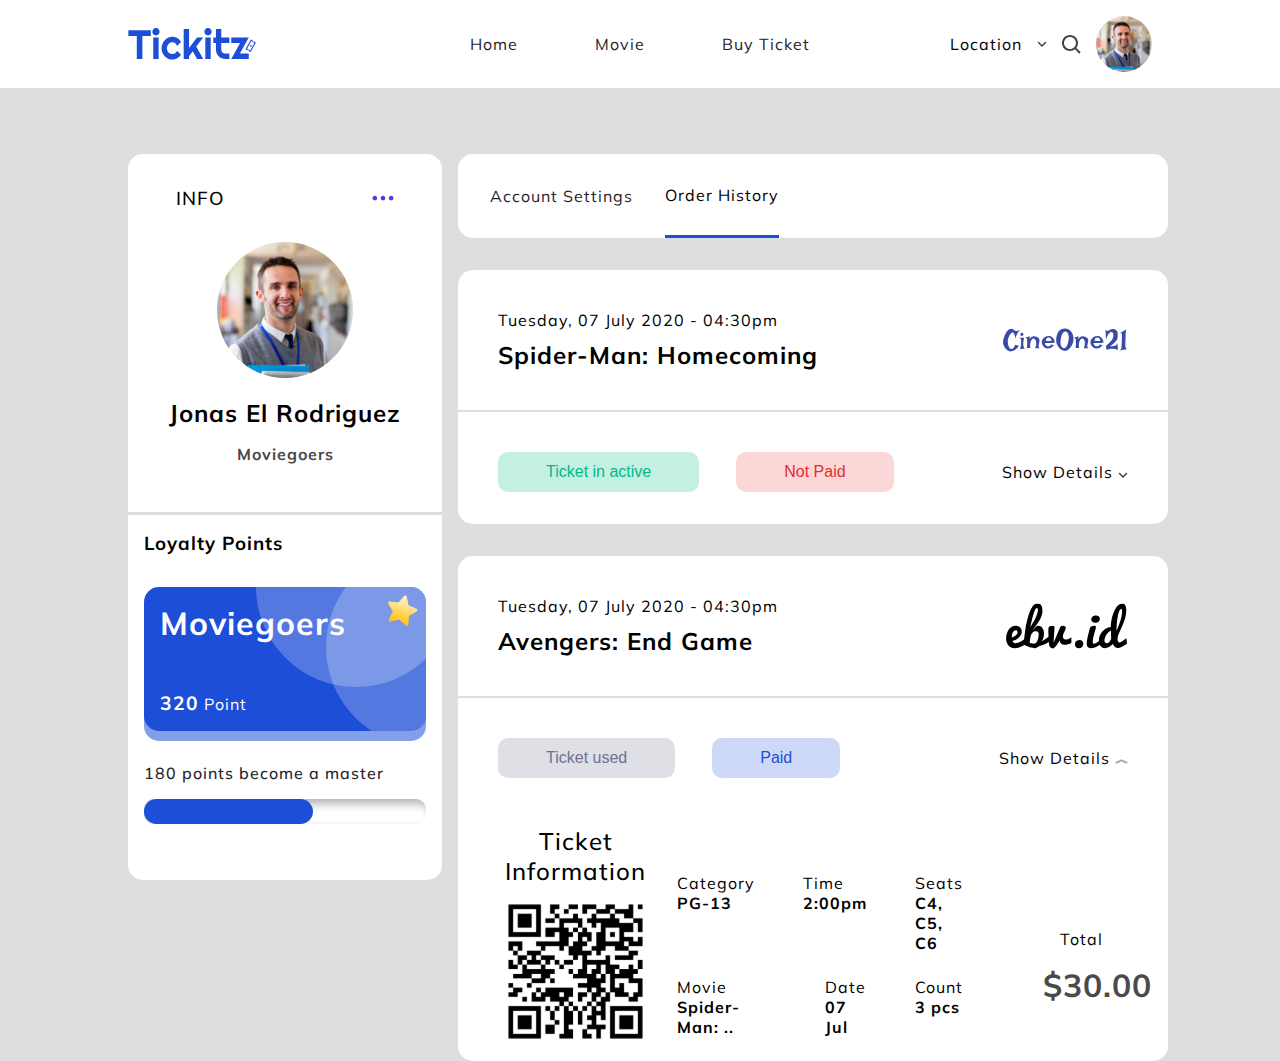
<file: New - Order History Ticket Result.html>
<!DOCTYPE html>
<html lang="en">
  <head>
    <meta charset="UTF-8" />
    <meta name="viewport" content="width=device-width, initial-scale=1.0" />
    <meta name="description" content="Profil Ticket" />
    <title>Profil Ticket</title>
    <!-- font google -->
    <link rel="preconnect" href="https://fonts.googleapis.com" />
    <link rel="preconnect" href="https://fonts.gstatic.com" crossorigin />
    <link href="https://fonts.googleapis.com/css2?family=Mulish:ital,wght@0,200..1000;1,200..1000&display=swap" rel="stylesheet" />
    <!-- link font mulish -->
    <link rel="stylesheet" href="./asset/style/home.css" />
    <link rel="stylesheet" href="./asset/style/profil-page.css" />
    <link rel="stylesheet" href="./asset/style/orderhistory.css" />
    <link rel="stylesheet" href="asset/style/payment-modal.css" />
    <link rel="stylesheet" href="./asset/style/tiket-nodped.css" />
    <link rel="stylesheet" href="./asset/style/new-result.css" />
  </head>
  <body>
    <header>
      <div class="navbar">
        <img src="./asset/img/Tickitz 1 home.svg" alt="Logo tickitz" />
        <nav>
          <a href="">Home</a>
          <a href="">Movie</a>
          <a href="">Buy Ticket</a>
        </nav>
        <div class="profil-nav">
          <p>Location</p>
          <img src="./asset/img/profil-rowdown.svg" alt="row" />
          <img src="./asset/img/seacrh-profil.svg" alt="seacrh-profil" />
          <img src="./asset/img/profil.svg" alt="profil" />
        </div>
      </div>
    </header>
    <section id="profil-page">
      <div class="info-profil">
        <div>
          <h3>INFO</h3>
          <img src="./asset/img/oval3.svg" alt="oval" />
        </div>
        <div class="profil-img">
          <img src="./asset/img/profil.svg" alt="profil" />
          <h2>Jonas El Rodriguez</h2>
          <h4>Moviegoers</h4>
        </div>
        <div class="strats">
          <h3>Loyalty Points</h3>
          <div class="content-start">
            <h1>Moviegoers</h1>
            <p><span>320</span> Point</p>
            <div></div>
            <div></div>
            <img src="./asset/img/start-profil.svg" alt="start" />
          </div>
          <div class="slide-start">
            <h1>180 points become a master</h1>
            <div>
              <div></div>
            </div>
          </div>
        </div>
      </div>
      <div class="profil-account-set">
        <div class="menu-account">
          <div><a href="profil-page.html">Account Settings</a></div>
          <div class="menu-active">Order History</div>
        </div>
        <div class="history-order">
          <div class="history-order-content">
            <div>
              <p>Tuesday, 07 July 2020 - 04:30pm</p>
              <h2>Spider-Man: Homecoming</h2>
            </div>
            <img src="./asset/CineOne21 2.svg" alt="cinema21" />
          </div>
          <div class="btn-history-order">
            <div>
              <button type="button" class="add">Ticket in active</button>
              <button type="button" class="out">Not Paid</button>
            </div>

            <p>Show Details <img src="./asset/img/profil-rowdown.svg" alt="profil-rowdown" /></p>
          </div>
        </div>
        <div class="history-order">
          <div class="history-order-content">
            <div>
              <p>Tuesday, 07 July 2020 - 04:30pm</p>
              <h2>Avengers: End Game</h2>
            </div>
            <img src="./asset/img/ebv.id 2.svg" alt="ebv" />
          </div>
          <div class="btn-history-order">
            <div>
              <button type="button" class="used">Ticket used</button>
              <button type="button" class="paid">Paid</button>
            </div>

            <p>Show Details <img src="./asset/img/Forward.svg" alt="profil-rowdown" /></p>
          </div>
          <div class="qr-new-result">
            <div class="new-qr">
              <h2>Ticket Information</h2>
              <img src="./asset/img/QR Code 2.svg" alt="QR" />
            </div>
            <div class="new-qr-kontent">
              <div class="new-qr-teks">
                <div>
                  <div>
                    <p>Category</p>
                    <h4>PG-13</h4>
                  </div>
                  <div>
                    <p>Time</p>
                    <h4>2:00pm</h4>
                  </div>
                  <div>
                    <p>Seats</p>
                    <h4>C4, C5, C6</h4>
                  </div>
                </div>
                <div>
                  <div>
                    <p>Movie</p>
                    <h4>Spider-Man: ..</h4>
                  </div>
                  <div>
                    <p>Date</p>
                    <h4>07 Jul</h4>
                  </div>
                  <div>
                    <p>Count</p>
                    <h4>3 pcs</h4>
                  </div>
                </div>
              </div>
              <div class="new-total-qr">
                <p>Total</p>
                <h3>$30.00</h3>
              </div>
            </div>
          </div>
        </div>
      </div>
    </section>
  </body>
</html>
</file>
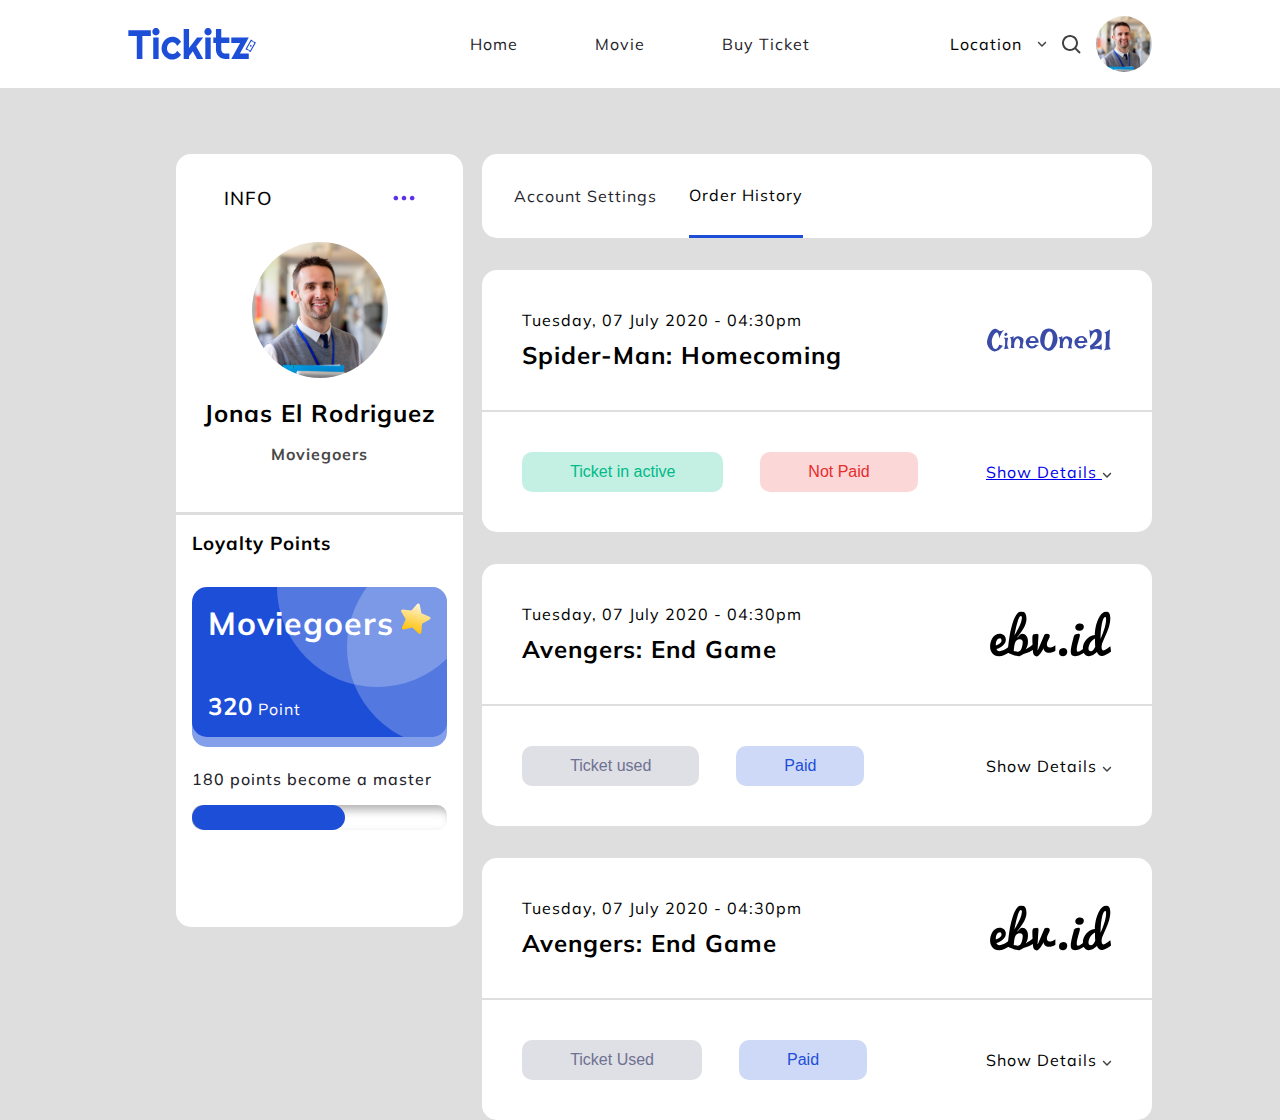
<file: order-history.html>
<!DOCTYPE html>
<html lang="en">
  <head>
    <meta charset="UTF-8" />
    <meta name="viewport" content="width=device-width, initial-scale=1.0" />
    <meta name="description" content="Profil Ticket" />
    <title>Profil Ticket</title>
    <!-- font google -->
    <link rel="preconnect" href="https://fonts.googleapis.com" />
    <link rel="preconnect" href="https://fonts.gstatic.com" crossorigin />
    <link href="https://fonts.googleapis.com/css2?family=Mulish:ital,wght@0,200..1000;1,200..1000&display=swap" rel="stylesheet" />
    <!-- link font mulish -->
    <link rel="stylesheet" href="./asset/style/home.css" />
    <link rel="stylesheet" href="./asset/style/profil-page.css" />
    <link rel="stylesheet" href="./asset/style/orderhistory.css" />
  </head>
  <body>
    <header>
      <div class="navbar">
        <img src="./asset/img/Tickitz 1 home.svg" alt="Logo tickitz" />
        <nav>
          <a href="">Home</a>
          <a href="">Movie</a>
          <a href="">Buy Ticket</a>
        </nav>
        <div class="profil-nav">
          <p>Location</p>
          <img src="./asset/img/profil-rowdown.svg" alt="row" />
          <img src="./asset/img/seacrh-profil.svg" alt="seacrh-profil" />
          <img src="./asset/img/profil.svg" alt="profil" />
        </div>
      </div>
    </header>
    <section id="profil-page">
      <div class="info-profil">
        <div>
          <h3>INFO</h3>
          <img src="./asset/img/oval3.svg" alt="oval" />
        </div>
        <div class="profil-img">
          <img src="./asset/img/profil.svg" alt="profil" />
          <h2>Jonas El Rodriguez</h2>
          <h4>Moviegoers</h4>
        </div>
        <div class="strats">
          <h3>Loyalty Points</h3>
          <div class="content-start">
            <h1>Moviegoers</h1>
            <p><span>320</span> Point</p>
            <div></div>
            <div></div>
            <img src="./asset/img/start-profil.svg" alt="start" />
          </div>
          <div class="slide-start">
            <h1>180 points become a master</h1>
            <div>
              <div></div>
            </div>
          </div>
        </div>
      </div>
      <div class="profil-account-set">
        <div class="menu-account">
          <div><a href="profil-page.html">Account Settings</a></div>
          <div class="menu-active">Order History</div>
        </div>
        <div class="history-order">
          <div class="history-order-content">
            <div>
              <p>Tuesday, 07 July 2020 - 04:30pm</p>
              <h2>Spider-Man: Homecoming</h2>
            </div>
            <img src="./asset/CineOne21 2.svg" alt="cinema21" />
          </div>
          <div class="btn-history-order">
            <div>
              <button type="button" class="add">Ticket in active</button>
              <button type="button" class="out">Not Paid</button>
            </div>

            <a href="tiket-notpad.html"
              ><p>Show Details <img src="./asset/img/profil-rowdown.svg" alt="profil-rowdown" /></p
            ></a>
          </div>
        </div>
        <div class="history-order">
          <div class="history-order-content">
            <div>
              <p>Tuesday, 07 July 2020 - 04:30pm</p>
              <h2>Avengers: End Game</h2>
            </div>
            <img src="./asset/img/ebv.id 2.svg" alt="ebv" />
          </div>
          <div class="btn-history-order">
            <div>
              <button type="button" class="used">Ticket used</button>
              <button type="button" class="paid">Paid</button>
            </div>

            <p>Show Details <img src="./asset/img/profil-rowdown.svg" alt="profil-rowdown" /></p>
          </div>
        </div>
        <div class="history-order">
          <div class="history-order-content">
            <div>
              <p>Tuesday, 07 July 2020 - 04:30pm</p>
              <h2>Avengers: End Game</h2>
            </div>
            <img src="./asset/img/ebv.id 2.svg" alt="cinema21" />
          </div>
          <div class="btn-history-order">
            <div>
              <button type="button" class="used">Ticket Used</button>
              <button type="button" class="paid">Paid</button>
            </div>

            <p>Show Details <img src="./asset/img/profil-rowdown.svg" alt="profil-rowdown" /></p>
          </div>
        </div>
      </div>
    </section>
  </body>
</html>
</file>
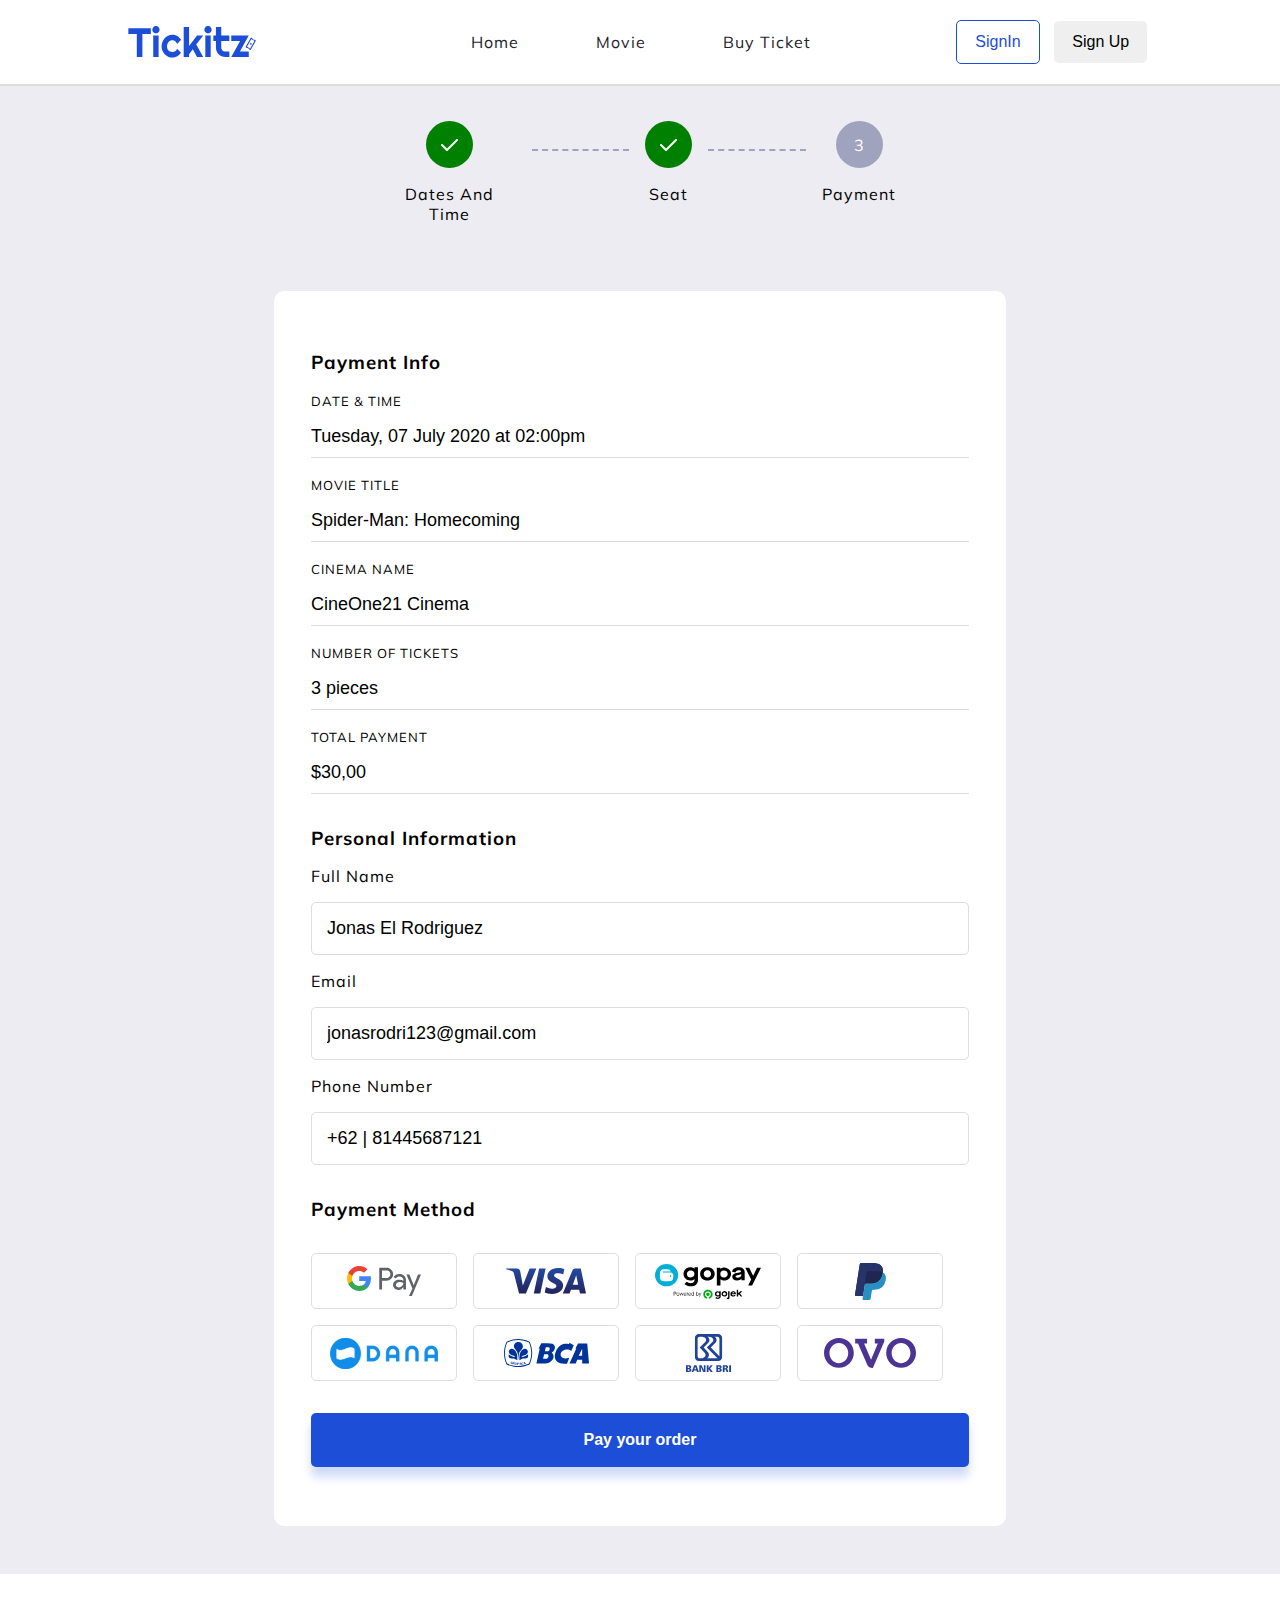
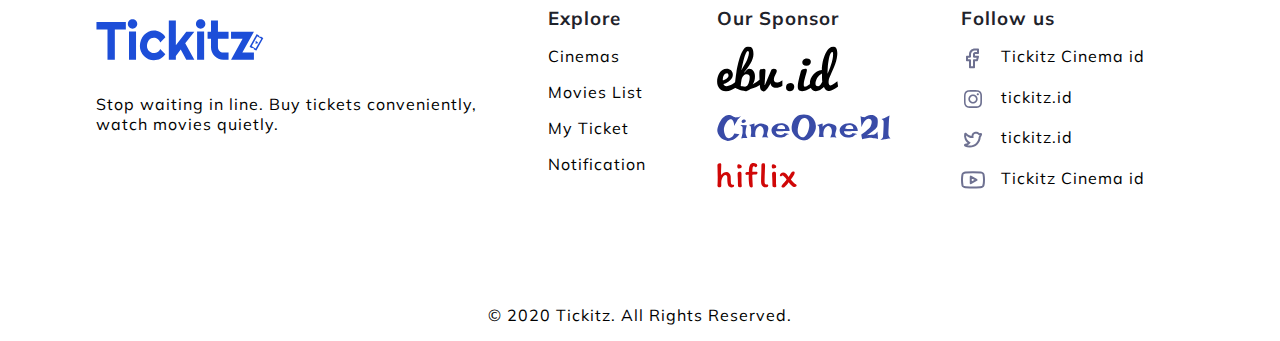
<file: paymaent-info.html>
<!DOCTYPE html>
<html lang="en">
  <head>
    <meta charset="UTF-8" />
    <meta name="viewport" content="width=device-width, initial-scale=1.0" />
    <meta name="description" content="Payment-info" />
    <title>ticket Payment info</title>
    <link rel="preconnect" href="https://fonts.googleapis.com" />
    <link rel="preconnect" href="https://fonts.gstatic.com" crossorigin />
    <link href="https://fonts.googleapis.com/css2?family=Mulish:ital,wght@0,200..1000;1,200..1000&display=swap" rel="stylesheet" />

    <!-- link font mulish -->
    <link rel="stylesheet" href="./asset/style/home.css" />

    <link rel="stylesheet" href="./asset/style/payment-info.css" />
  </head>
  <body>
    <header>
      <div class="navbar">
        <img src="./asset/img/Tickitz 1 home.svg" alt="Logo tickitz" />
        <nav>
          <a href="">Home</a>
          <a href="">Movie</a>
          <a href="">Buy Ticket</a>
        </nav>
        <div class="btn-login">
          <button type="button">SignIn</button>
          <button type="button">Sign Up</button>
        </div>
      </div>
    </header>
    <main>
      <div class="step-login">
        <div class="fill-form">
          <div><img src="./asset/check-list.svg" alt="check-list" /></div>
          <p>Dates And Time</p>
        </div>
        <div></div>
        <div class="activate">
          <div><img src="./asset/check-list.svg" alt="check list" /></div>
          <p>Seat</p>
        </div>
        <div></div>
        <div class="done">
          <div>3</div>
          <p>Payment</p>
        </div>
      </div>
      <section id="payment-info">
        <div class="payment-info-content">
          <div><h3>Payment Info</h3></div>
          <div><label for="date-times">DATE & TIME</label></div>
          <div><input type="text" name="date-times" id="date-times" value="Tuesday, 07 July 2020 at 02:00pm" /></div>
          <div><label for="movie-title">MOVIE TITLE</label></div>
          <div><input type="text" name="movie-title" id="movie-title" value="Spider-Man: Homecoming" /></div>
          <div><label for="cinema-name">CINEMA NAME</label></div>
          <div><input type="text" name="cinema-name" id="cinema-name" value="CineOne21 Cinema" /></div>
          <div><label for="number-tiket">NUMBER OF TICKETS</label></div>
          <div><input type="text" name="number-tiket" id="number-tiket" value="3 pieces" /></div>
          <div><label for="total-payment">TOTAL PAYMENT</label></div>
          <div><input type="text" name="total-payment" id="total-payment" value="$30,00" /></div>
        </div>
        <div class="personal-payment">
          <div><h3>Personal Information</h3></div>
          <div><label for="full-name">Full Name</label></div>
          <div><input type="text" name="full-name" id="full-name" value="Jonas El Rodriguez" /></div>
          <div><label for="email">Email</label></div>
          <div><input type="text" name="email" id="email" value="jonasrodri123@gmail.com" /></div>
          <div><label for="phone">Phone Number</label></div>
          <div><input type="text" name="phone" id="phone" value="+62 | 81445687121" /></div>
        </div>
        <div class="payment-method">
          <div><h3>Payment Method</h3></div>
          <div class="choose-method">
            <div><img src="./asset/img/logos_google-pay.svg" alt="logos_google-pay" /></div>
            <div><img src="./asset/img/logos_visa.svg" alt="logos_visa" /></div>
            <div><img src="./asset/img/Logo GoPay (SVG-240p) - FileVector69 1.svg" alt="GoPay" /></div>
            <div><img src="./asset/img/logos_paypal.svg" alt="logos_paypal" /></div>
            <div><img src="./asset/img/Logo DANA (PNG-240p) - FileVector69 1.svg" alt="DANA" /></div>
            <div><img src="./asset/img/Bank BCA Logo (SVG-240p) - FileVector69 1.svg" alt="Bank-BCA" /></div>
            <div><img src="./asset/img/Bank BRI (Bank Rakyat Indonesia) Logo (SVG-240p) - FileVector69 1.svg" alt="Bank-BRI" /></div>
            <div><img src="./asset/img/ovo.svg" alt="ovo" /></div>
          </div>
        </div>
        <a href="payment-modal.html"><button type="submit" class="btn-payment">Pay your order</button></a>
      </section>
    </main>
    <footer>
      <div class="logo-footer">
        <img src="./asset/img/Tickitz 1 home.svg" alt="logo-Tickitz" width="170px" />
        <p>
          Stop waiting in line. Buy tickets conveniently,<br />
          watch movies quietly.
        </p>
      </div>
      <div class="explore">
        <h3>Explore</h3>
        <p>Cinemas</p>
        <p>Movies List</p>
        <p>My Ticket</p>
        <p>Notification</p>
      </div>
      <div class="sponsor">
        <h3>Our Sponsor</h3>
        <div>
          <img src="./asset/img/ebv.id 2.svg" alt="ebv-logo" />
        </div>
        <div>
          <img src="./asset/img/CineOne21 2.svg" alt="CineOne" />
        </div>
        <div>
          <img src="./asset/img/hiflix 2.svg" alt="hiflix" />
        </div>
      </div>
      <div class="follow-us">
        <h3>Follow us</h3>
        <div><img src="./asset/img/eva_facebook-outline.svg" alt="eva_facebook-outline" /> Tickitz Cinema id</div>
        <div><img src="./asset/img/bx_bxl-instagram.svg" alt="bx_bxl-instagram" /> tickitz.id</div>
        <div><img src="./asset/img/eva_twitter-outline.svg" alt="twiter" /> tickitz.id</div>
        <div><img src="./asset/img/feather_youtube.svg" alt="youtube" /> Tickitz Cinema id</div>
      </div>
      <p class="copy-rigt">© 2020 Tickitz. All Rights Reserved.</p>
    </footer>
  </body>
</html>
</file>
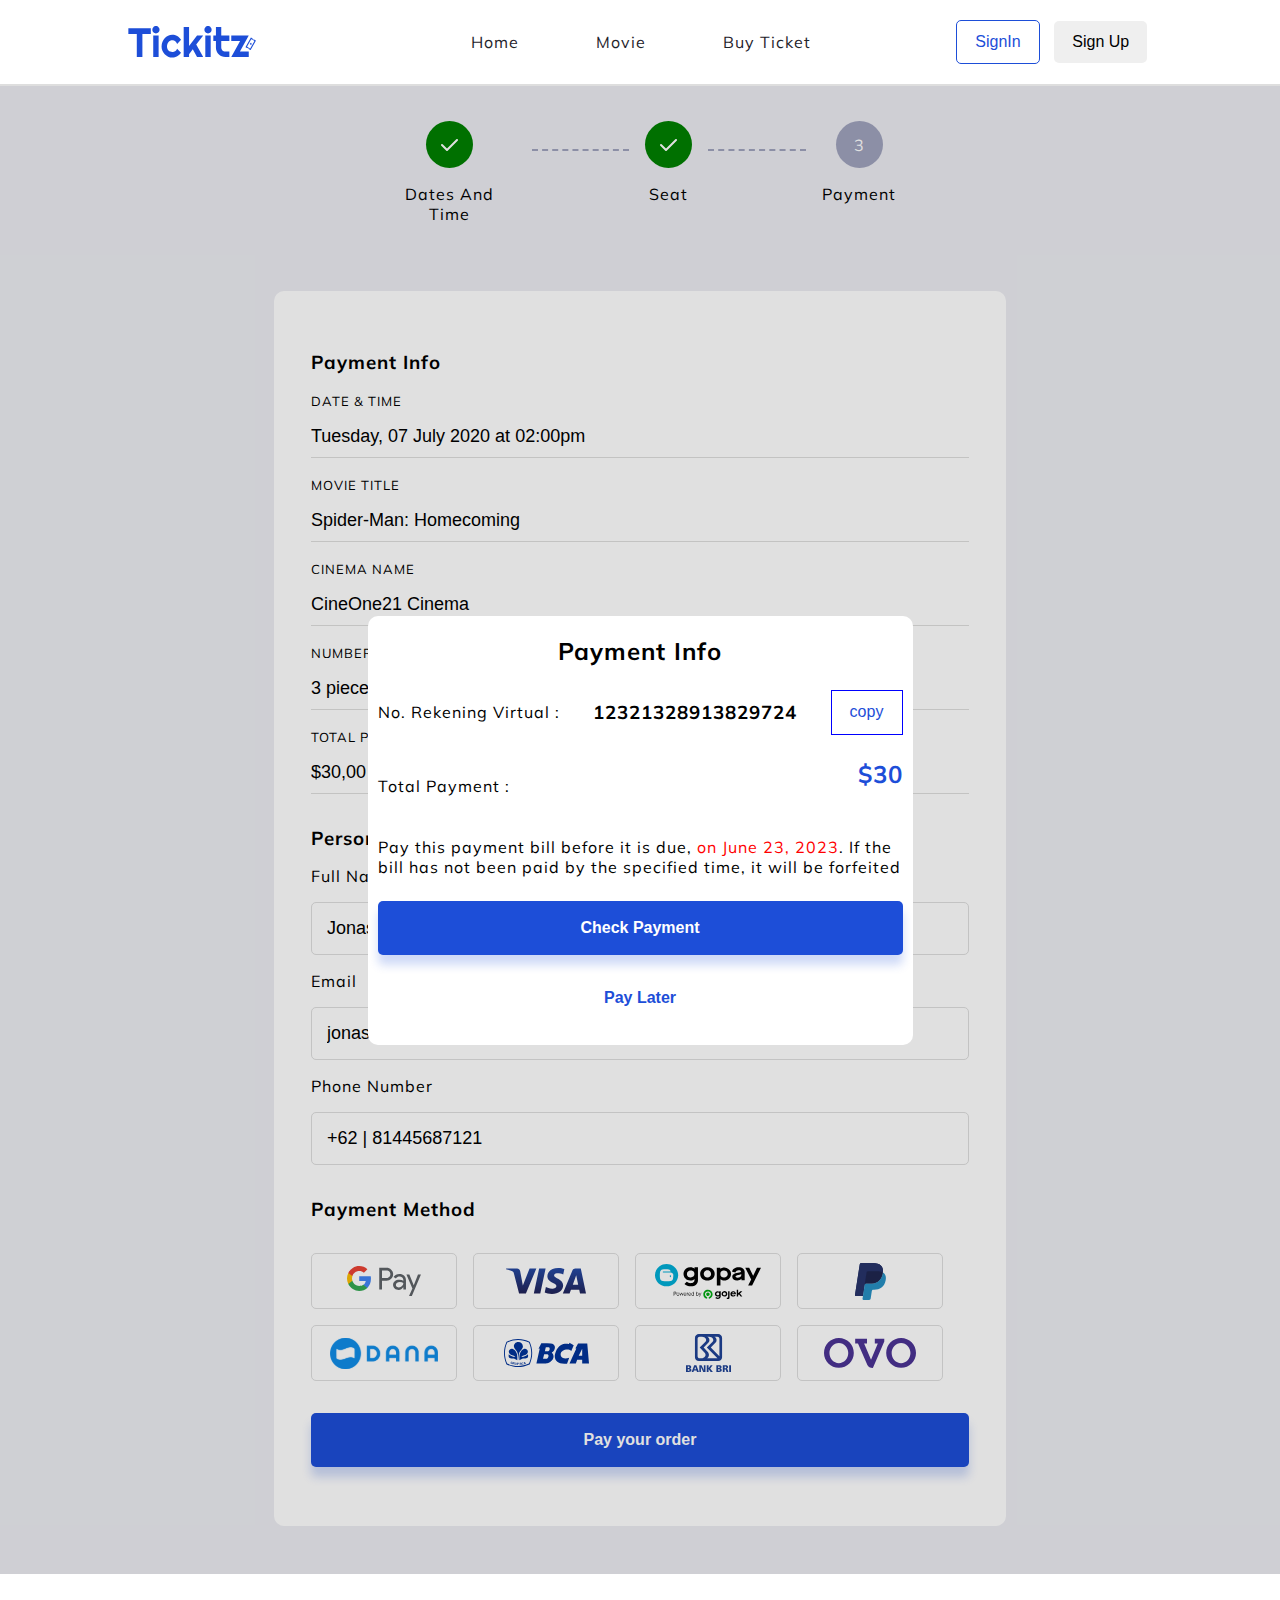
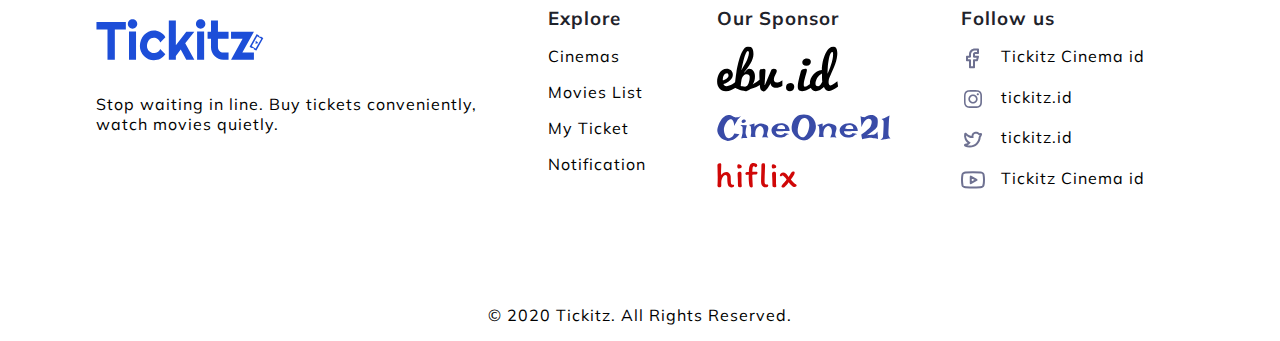
<file: payment-modal.html>
<!DOCTYPE html>
<html lang="en">
  <head>
    <meta charset="UTF-8" />
    <meta name="viewport" content="width=device-width, initial-scale=1.0" />
    <meta name="description" content="Payment-info" />
    <title>ticket Payment info</title>
    <link rel="preconnect" href="https://fonts.googleapis.com" />
    <link rel="preconnect" href="https://fonts.gstatic.com" crossorigin />
    <link href="https://fonts.googleapis.com/css2?family=Mulish:ital,wght@0,200..1000;1,200..1000&display=swap" rel="stylesheet" />

    <!-- link font mulish -->
    <link rel="stylesheet" href="./asset/style/home.css" />

    <link rel="stylesheet" href="./asset/style/payment-info.css" />
    <link rel="stylesheet" href="./asset/style/payment-modal.css" />
  </head>
  <body>
    <header>
      <div class="navbar">
        <img src="./asset/img/Tickitz 1 home.svg" alt="Logo tickitz" />
        <nav>
          <a href="">Home</a>
          <a href="">Movie</a>
          <a href="">Buy Ticket</a>
        </nav>
        <div class="btn-login">
          <button type="button">SignIn</button>
          <button type="button">Sign Up</button>
        </div>
      </div>
    </header>
    <main>
      <div class="step-login">
        <div class="fill-form">
          <div><img src="./asset/check-list.svg" alt="check-list" /></div>
          <p>Dates And Time</p>
        </div>
        <div></div>
        <div class="activate">
          <div><img src="./asset/check-list.svg" alt="check list" /></div>
          <p>Seat</p>
        </div>
        <div></div>
        <div class="done">
          <div>3</div>
          <p>Payment</p>
        </div>
      </div>
      <section id="payment-info">
        <div class="payment-info-content">
          <div><h3>Payment Info</h3></div>
          <div><label for="date-times">DATE & TIME</label></div>
          <div><input type="text" name="date-times" id="date-times" value="Tuesday, 07 July 2020 at 02:00pm" /></div>
          <div><label for="movie-title">MOVIE TITLE</label></div>
          <div><input type="text" name="movie-title" id="movie-title" value="Spider-Man: Homecoming" /></div>
          <div><label for="cinema-name">CINEMA NAME</label></div>
          <div><input type="text" name="cinema-name" id="cinema-name" value="CineOne21 Cinema" /></div>
          <div><label for="number-tiket">NUMBER OF TICKETS</label></div>
          <div><input type="text" name="number-tiket" id="number-tiket" value="3 pieces" /></div>
          <div><label for="total-payment">TOTAL PAYMENT</label></div>
          <div><input type="text" name="total-payment" id="total-payment" value="$30,00" /></div>
        </div>
        <div class="personal-payment">
          <div><h3>Personal Information</h3></div>
          <div><label for="full-name">Full Name</label></div>
          <div><input type="text" name="full-name" id="full-name" value="Jonas El Rodriguez" /></div>
          <div><label for="email">Email</label></div>
          <div><input type="text" name="email" id="email" value="jonasrodri123@gmail.com" /></div>
          <div><label for="phone">Phone Number</label></div>
          <div><input type="text" name="phone" id="phone" value="+62 | 81445687121" /></div>
        </div>
        <div class="payment-method">
          <div><h3>Payment Method</h3></div>
          <div class="choose-method">
            <div><img src="./asset/img/logos_google-pay.svg" alt="logos_google-pay" /></div>
            <div><img src="./asset/img/logos_visa.svg" alt="logos_visa" /></div>
            <div><img src="./asset/img/Logo GoPay (SVG-240p) - FileVector69 1.svg" alt="GoPay" /></div>
            <div><img src="./asset/img/logos_paypal.svg" alt="logos_paypal" /></div>
            <div><img src="./asset/img/Logo DANA (PNG-240p) - FileVector69 1.svg" alt="DANA" /></div>
            <div><img src="./asset/img/Bank BCA Logo (SVG-240p) - FileVector69 1.svg" alt="Bank-BCA" /></div>
            <div><img src="./asset/img/Bank BRI (Bank Rakyat Indonesia) Logo (SVG-240p) - FileVector69 1.svg" alt="Bank-BRI" /></div>
            <div><img src="./asset/img/ovo.svg" alt="ovo" /></div>
          </div>
        </div>
        <button type="submit" class="btn-payment">Pay your order</button>
      </section>
      <div class="bg-modal">
        <div class="kontent-modal">
          <h2>Payment Info</h2>
          <div class="rekening-virtual">
            <p>No. Rekening Virtual :</p>
            <h3>12321328913829724</h3>
            <button type="button">copy</button>
          </div>
          <div class="payment-total">
            <p>Total Payment :</p>
            <h2 class="total">$30</h2>
          </div>
          <div>
            <p>Pay this payment bill before it is due, <span>on June 23, 2023</span>. If the bill has not been paid by the specified time, it will be forfeited</p>
          </div>
          <a href="result-tiket.html"><button type="submit" class="btn-payment">Check Payment</button></a>
          <button type="submit" class="btn-payleter">Pay Later</button>
        </div>
      </div>
    </main>

    <footer>
      <div class="logo-footer">
        <img src="./asset/img/Tickitz 1 home.svg" alt="logo-Tickitz" width="170px" />
        <p>
          Stop waiting in line. Buy tickets conveniently,<br />
          watch movies quietly.
        </p>
      </div>
      <div class="explore">
        <h3>Explore</h3>
        <p>Cinemas</p>
        <p>Movies List</p>
        <p>My Ticket</p>
        <p>Notification</p>
      </div>
      <div class="sponsor">
        <h3>Our Sponsor</h3>
        <div>
          <img src="./asset/img/ebv.id 2.svg" alt="ebv-logo" />
        </div>
        <div>
          <img src="./asset/img/CineOne21 2.svg" alt="CineOne" />
        </div>
        <div>
          <img src="./asset/img/hiflix 2.svg" alt="hiflix" />
        </div>
      </div>
      <div class="follow-us">
        <h3>Follow us</h3>
        <div><img src="./asset/img/eva_facebook-outline.svg" alt="eva_facebook-outline" /> Tickitz Cinema id</div>
        <div><img src="./asset/img/bx_bxl-instagram.svg" alt="bx_bxl-instagram" /> tickitz.id</div>
        <div><img src="./asset/img/eva_twitter-outline.svg" alt="twiter" /> tickitz.id</div>
        <div><img src="./asset/img/feather_youtube.svg" alt="youtube" /> Tickitz Cinema id</div>
      </div>
      <p class="copy-rigt">© 2020 Tickitz. All Rights Reserved.</p>
    </footer>
  </body>
</html>
</file>
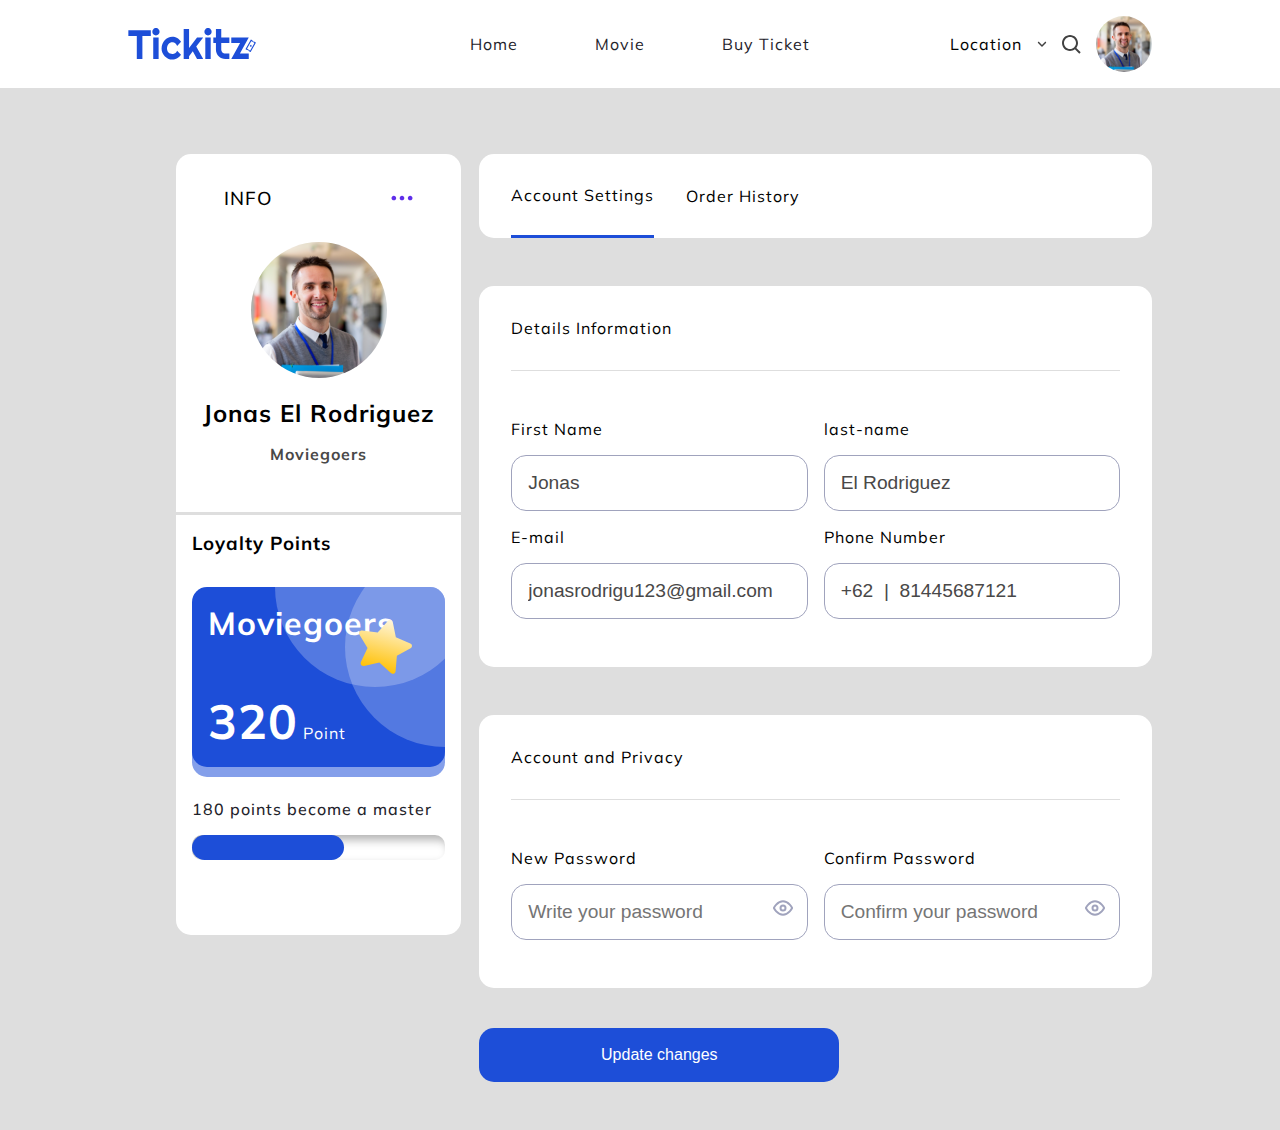
<file: profil-page.html>
<!DOCTYPE html>
<html lang="en">
  <head>
    <meta charset="UTF-8" />
    <meta name="viewport" content="width=device-width, initial-scale=1.0" />
    <meta name="description" content="Profil Ticket" />
    <title>Profil Ticket</title>
    <!-- font google -->
    <link rel="preconnect" href="https://fonts.googleapis.com" />
    <link rel="preconnect" href="https://fonts.gstatic.com" crossorigin />
    <link href="https://fonts.googleapis.com/css2?family=Mulish:ital,wght@0,200..1000;1,200..1000&display=swap" rel="stylesheet" />
    <!-- link font mulish -->
    <link rel="stylesheet" href="./asset/style/home.css" />
    <link rel="stylesheet" href="./asset/style/profil-page.css" />
  </head>
  <body>
    <header>
      <div class="navbar">
        <img src="./asset/img/Tickitz 1 home.svg" alt="Logo tickitz" />
        <nav>
          <a href="">Home</a>
          <a href="">Movie</a>
          <a href="">Buy Ticket</a>
        </nav>
        <div class="profil-nav">
          <p>Location</p>
          <img src="./asset/img/profil-rowdown.svg" alt="row" />
          <img src="./asset/img/seacrh-profil.svg" alt="seacrh-profil" />
          <img src="./asset/img/profil.svg" alt="profil" />
        </div>
      </div>
    </header>
    <section id="profil-page">
      <div class="info-profil">
        <div>
          <h3>INFO</h3>
          <img src="./asset/img/oval3.svg" alt="oval" />
        </div>
        <div class="profil-img">
          <img src="./asset/img/profil.svg" alt="profil" />
          <h2>Jonas El Rodriguez</h2>
          <h4>Moviegoers</h4>
        </div>
        <div class="strats">
          <h3>Loyalty Points</h3>
          <div class="content-start">
            <h1>Moviegoers</h1>
            <p><span>320</span> Point</p>
            <div></div>
            <div></div>
            <img src="./asset/img/start-profil.svg" alt="start" />
          </div>
          <div class="slide-start">
            <h1>180 points become a master</h1>
            <div>
              <div></div>
            </div>
          </div>
        </div>
      </div>
      <div class="profil-account-set">
        <div class="menu-account">
          <div class="menu-active">Account Settings</div>
          <div>Order History</div>
        </div>
        <div class="details-infomasi">
          <div><p>Details Information</p></div>
          <div class="input-infomasi">
            <div class="item-input">
              <div>
                <label for="first-name">First Name</label>
                <div><input type="text" name="first-name" id="first-name" value="Jonas" /></div>
              </div>
              <div>
                <label for="last-name">last-name</label>
                <div><input type="text" name="last-name" id="last-name" value="El Rodriguez" /></div>
              </div>
            </div>
            <div class="item-input">
              <div>
                <label for="email">E-mail</label>
                <div><input type="email" name="email" id="email" value="jonasrodrigu123@gmail.com" /></div>
              </div>
              <div>
                <label for="phone">Phone Number</label>
                <div><input type="text" name="phone" id="phone" value="+62  |  81445687121" /></div>
              </div>
            </div>
          </div>
        </div>
        <div class="details-infomasi">
          <div><p>Account and Privacy</p></div>
          <div class="input-infomasi">
            <div class="item-input">
              <div>
                <label for="password">New Password</label>
                <div><input type="password" name="password" id="password" placeholder="Write your password" /> <img src="./asset/img/eye 1.svg" alt="eye password" /></div>
              </div>
              <div>
                <label for="conf-pwd">Confirm Password</label>
                <div><input type="text" name="conf-pwd" id="conf-pwd" placeholder="Confirm your password" /> <img src="./asset/img/eye 1.svg" alt="eye password" /></div>
              </div>
            </div>
          </div>
        </div>
        <button type="button" class="chenge-pwd">Update changes</button>
      </div>
    </section>
  </body>
</html>
</file>
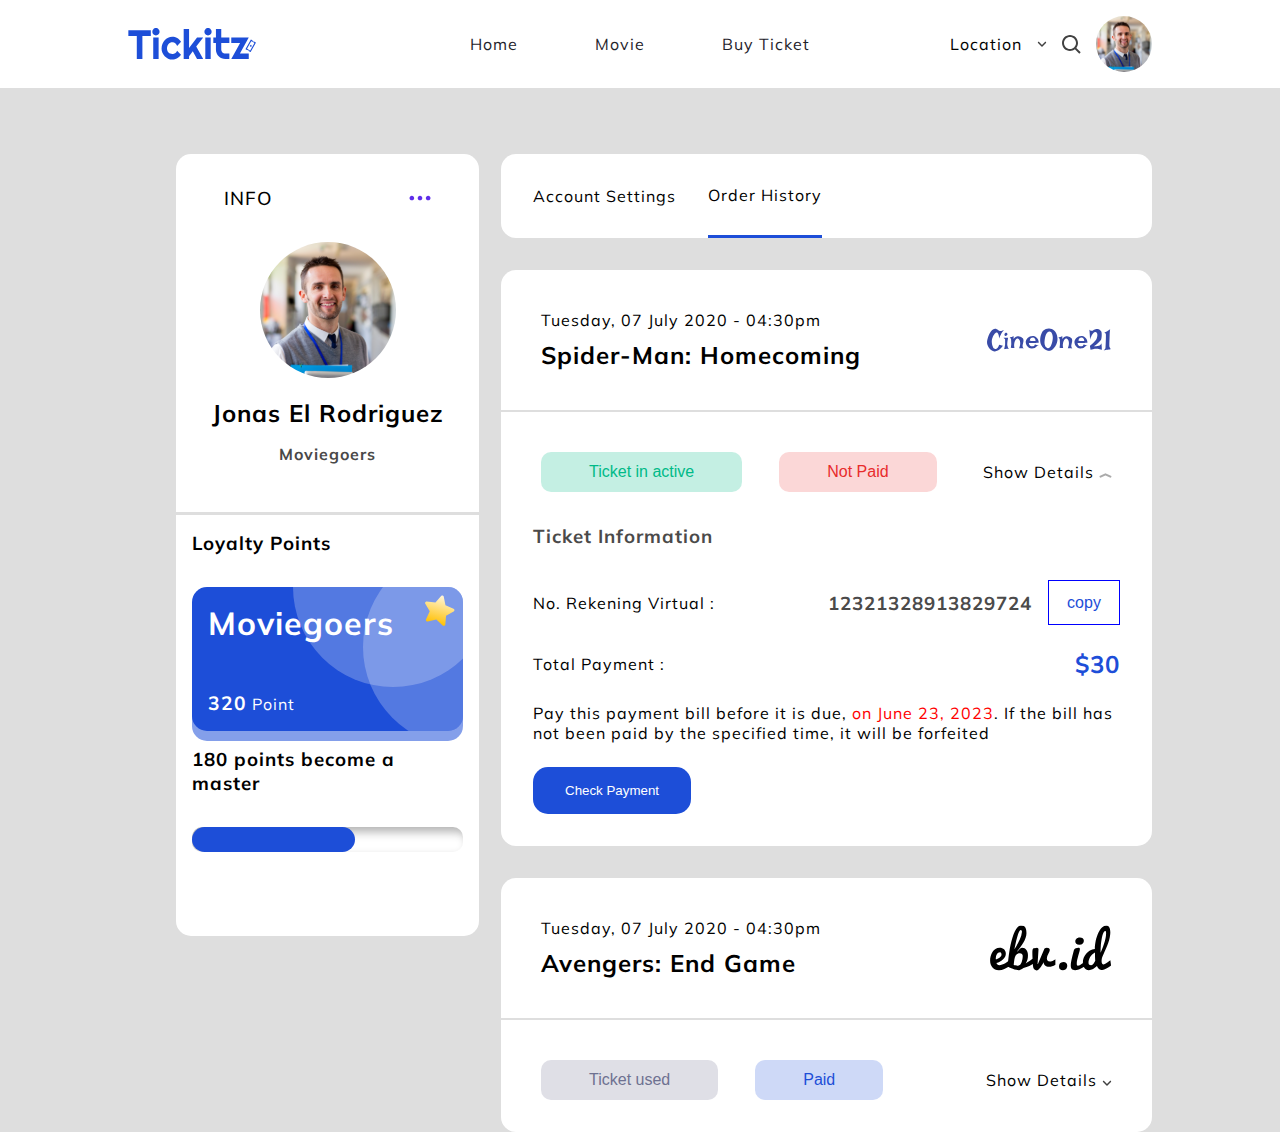
<file: tiket-notpad.html>
<!DOCTYPE html>
<html lang="en">
  <head>
    <meta charset="UTF-8" />
    <meta name="viewport" content="width=device-width, initial-scale=1.0" />
    <meta name="description" content="Profil Ticket" />
    <title>Profil Ticket</title>
    <!-- font google -->
    <link rel="preconnect" href="https://fonts.googleapis.com" />
    <link rel="preconnect" href="https://fonts.gstatic.com" crossorigin />
    <link href="https://fonts.googleapis.com/css2?family=Mulish:ital,wght@0,200..1000;1,200..1000&display=swap" rel="stylesheet" />
    <!-- link font mulish -->
    <link rel="stylesheet" href="./asset/style/home.css" />
    <link rel="stylesheet" href="./asset/style/profil-page.css" />
    <link rel="stylesheet" href="./asset/style/orderhistory.css" />
    <link rel="stylesheet" href="asset/style/payment-modal.css" />
    <link rel="stylesheet" href="./asset/style/tiket-nodped.css" />
  </head>
  <body>
    <header>
      <div class="navbar">
        <img src="./asset/img/Tickitz 1 home.svg" alt="Logo tickitz" />
        <nav>
          <a href="">Home</a>
          <a href="">Movie</a>
          <a href="">Buy Ticket</a>
        </nav>
        <div class="profil-nav">
          <p>Location</p>
          <img src="./asset/img/profil-rowdown.svg" alt="row" />
          <img src="./asset/img/seacrh-profil.svg" alt="seacrh-profil" />
          <img src="./asset/img/profil.svg" alt="profil" />
        </div>
      </div>
    </header>
    <section id="profil-page">
      <div class="info-profil">
        <div>
          <h3>INFO</h3>
          <img src="./asset/img/oval3.svg" alt="oval" />
        </div>
        <div class="profil-img">
          <img src="./asset/img/profil.svg" alt="profil" />
          <h2>Jonas El Rodriguez</h2>
          <h4>Moviegoers</h4>
        </div>
        <div class="strats">
          <h3>Loyalty Points</h3>
          <div class="content-start">
            <h1>Moviegoers</h1>
            <p><span>320</span> Point</p>
            <div></div>
            <div></div>
            <img src="./asset/img/start-profil.svg" alt="start" />
          </div>
          <div class="slide-start">
            <h3>180 points become a master</h3>
            <div>
              <div></div>
            </div>
          </div>
        </div>
      </div>
      <div class="profil-account-set">
        <div class="menu-account">
          <div>Account Settings</div>
          <div class="menu-active">Order History</div>
        </div>
        <div class="history-order">
          <div class="history-order-content">
            <div>
              <p>Tuesday, 07 July 2020 - 04:30pm</p>
              <h2>Spider-Man: Homecoming</h2>
            </div>
            <img src="./asset/CineOne21 2.svg" alt="cinema21" />
          </div>
          <div class="btn-history-order">
            <div>
              <button type="button" class="add">Ticket in active</button>
              <button type="button" class="out">Not Paid</button>
            </div>

            <p>Show Details <img src="./asset/img/Forward.svg" alt="profil-rowdown" /></p>
          </div>
          <h3>Ticket Information</h3>
          <div class="info-hitory">
            <div class="rekening-virtual">
              <p>No. Rekening Virtual :</p>
              <div>
                <h3>12321328913829724</h3>
                <button type="button">copy</button>
              </div>
            </div>
            <div class="payment-total">
              <p>Total Payment :</p>
              <h2 class="total">$30</h2>
            </div>
            <div>
              <p>Pay this payment bill before it is due, <span>on June 23, 2023</span>. If the bill has not been paid by the specified time, it will be forfeited</p>
            </div>
            <button type="submit" class="btn-payment">Check Payment</button>
          </div>
        </div>
        <div class="history-order">
          <div class="history-order-content">
            <div>
              <p>Tuesday, 07 July 2020 - 04:30pm</p>
              <h2>Avengers: End Game</h2>
            </div>
            <img src="./asset/img/ebv.id 2.svg" alt="ebv" />
          </div>
          <div class="btn-history-order">
            <div>
              <button type="button" class="used">Ticket used</button>
              <button type="button" class="paid">Paid</button>
            </div>

            <p>Show Details <img src="./asset/img/profil-rowdown.svg" alt="profil-rowdown" /></p>
          </div>
        </div>
      </div>
    </section>
  </body>
</html>
</file>
<file: asset/style/home.css>
* {
  padding: 0;
  margin: 0;
  box-sizing: border-box;
  border: none;
  outline: none;
}
body {
  font-family: 'Mulish', sans-serif;
  font-optical-sizing: auto;
  letter-spacing: 1px;
}
:root {
  --primary-color: #ffff;
  --teks-body: #1f232b;
  --light-grey: #a0a3bd;
  --second-color: #1d4ed8;
}
/* main{
    grid-template-areas: 
    "navbar navbar navbar"
    ;
} */
header {
  border-bottom: 2px solid #dedede;
  position: sticky;
  top: 0;
  background-color: var(--primary-color);
  z-index: 100;
}
.navbar {
  display: flex;
  width: 80%;
  margin: auto;
  /* border: 1px solid black; */
  justify-content: space-between;
  align-items: center;
  padding: 1rem 0;
}
nav a {
  text-decoration: none;
  color: var(--teks-body);
  margin-left: 4.5rem;
  transition: 0.3s;
}
nav a:hover {
  color: var(--second-color);
}
/* button navbar */
.btn-login button {
  padding: 12px 18px;
  border-radius: 5px;
  font-size: 16px;
  margin: 0 0.3rem;
}
.btn-login button:first-child {
  color: var(--second-color);
  border: 1px solid var(--second-color);
  background-color: var(--primary-color);
}
.btn-login a:nth-child(2) > button {
  background-color: var(--second-color);
  color: var(--primary-color);
}
/* finish button navbar */
/* section style all & footer */
section {
  width: 80%;
  margin: auto;
}
/* finish section style all */
#hero {
  display: flex;
  /* column-gap: 1rem; */
  align-items: center;
}
.text-kontent {
  /* border: 1px solid black; */
  /* margin: 50px 0; */
  padding: 30px 0;
  /* align-items: center; */
}
.text-kontent p {
  margin: 0.75rem 0;
}
.text-kontent p:nth-child(1) {
  font-size: 18px;
  color: var(--second-color);
  font-weight: bold;
  letter-spacing: 0.75px;
  /* margin: 0.7rem 0; */
}

.text-kontent p:nth-child(2) {
  font-size: 40px;
  font-weight: 500;
  letter-spacing: 1px;
  line-height: 1.7;
}
.text-kontent p:nth-child(3) {
  font-size: 16px;
  color: var(--light-grey);
  font-weight: normal;
  letter-spacing: 1px;
}
/* finish section style all */
/* hero image */
.image-hero {
  display: grid;
  margin: 50px 0;
  grid-template-areas:
    'c d'
    'b d'
    'b a';
  gap: 10px;
}
.image-hero div:nth-child(1) {
  grid-area: c;
}
.image-hero div:nth-child(2) {
  grid-area: d;
}
.image-hero div:nth-child(3) {
  grid-area: b;
}
.image-hero div:nth-child(4) {
  grid-area: a;
}
/* finish hero image */

/* choose section */
/* text choose */
/* .text-choose {
  /* width: 50%; */
#choose-us {
  padding: 1rem 0;
}
.text-choose p {
  margin: 0.75rem 0;
}
.text-choose p:nth-child(1) {
  font-size: 18px;
  color: var(--second-color);
  font-weight: bold;
  letter-spacing: 0.75px;
}
.text-choose p:nth-child(2) {
  font-size: 32px;
  line-height: 1.45;
  letter-spacing: 1.2px;
  /* width: 1rem; */
}
/* finish text choose */
/* start card-choose */
.card-choose {
  display: flex;
  margin: 1.5rem 0;
  gap: 3rem;
}
.card-kontent p:nth-child(2) {
  font-size: 18px;
  font-weight: bold;
  margin: 1rem 0;
}
.card-kontent p:nth-child(3) {
  color: var(--light-grey);
  font-size: 16px;
  line-height: 1.7;
  /* letter-spacing: 0.5px; */
  text-align: justify;
}
/* end card-choose */
.exciting-text {
  margin: 3rem 0;
}
.exciting-text p {
  text-align: center;
  margin: 1.5rem 0;
}
.exciting-text p:nth-child(1) {
  font-size: 1.2rem;
  font-weight: bold;
  color: var(--second-color);
  letter-spacing: 1px;
}
.exciting-text p:nth-child(2) {
  font-size: 2rem;
  letter-spacing: 1px;
  line-height: 1.7;
}
/* exciting-card start */
.exciting-card {
  display: flex;
  justify-content: space-between;
  gap: 10px;
}
/* elemen card movie ********* */
.card-movie p {
  margin: 1rem 0;
  font-weight: bold;
  font-size: 24px;
  color: var(--teks-body);
  letter-spacing: 1px;
}
/* .card-movie img {
  width: 120%;
} */
/* elemen card movie ********* */
.genre-btn {
  display: flex;
  /* flex-grow: 1; */
  gap: 1rem;
}
.genre-btn > div {
  background-color: rgba(160, 163, 189, 0.1);
  padding: 5px 5px;
  border-radius: 15px;
  color: var(--light-grey);
}
.view-all {
  justify-content: center;
  margin: 40px 0;
  display: flex;
  color: var(--second-color);
  align-items: center;
  gap: 10px;
}
/* exciting-card finish */
/* finishchoose section */

/* upcoming Movies ============================*/
/* upcoming text */
.upcoming-text-group {
  display: flex;
  justify-content: space-between;
  align-items: flex-end;
}
.upcoming-text h3 {
  color: var(--second-color);
  margin: 1rem 0;
}
.upcoming-text p {
  font-size: 2rem;
  letter-spacing: 1px;
}
#upcoming-movies {
  margin-top: 6rem;
}
.arrow-btn button {
  padding: 1rem;
  border-radius: 50%;
  margin: 0 0.4rem;
  background-color: var(--light-grey);
}
.arrow-btn button:nth-child(2) {
  background-color: var(--second-color);
}
/* upcoming text finish */
/* card upcoming */
.upcoming-card {
  display: flex;
  justify-content: space-between;
  margin: 35px 0;
  gap: 1rem;
}
.card-movie h3 {
  color: var(--second-color);
  margin: 1rem 0;
}
/* card upcoming finish */

/* finish upcoming Movies =======================*/

/* ===== subscribe ==========*/
#subscribe-input {
  margin: 6rem auto;
  background-color: #2563eb;
  border-radius: 2rem;
  padding: 5rem 0;
  text-align: center;
  position: relative;
  overflow: hidden;
}
.subscribe p {
  font-size: 2.5em;
  color: var(--primary-color);
  font-weight: 300;
  letter-spacing: 1.7px;
  margin-bottom: 2rem;
}
.subscribe input {
  height: 4rem;
  padding: 0 1rem;
  border-radius: 0.4rem;
  border: 0.5px solid var(--light-grey);
  background: transparent;
  color: var(--primary-color);
  font-size: 1em;
  margin: 0 0.3rem;
}
.subscribe input::placeholder {
  color: var(--primary-color);
}
.subscribe button {
  height: 4rem;
  padding: 1.2rem 2.5rem;
  border-radius: 1rem;
  background: var(--primary-color);
  color: var(--second-color);
  font-size: 1em;
  font-weight: bold;
  margin: 0 0.3rem;
  cursor: pointer;
}
.subscribe button:hover {
  background-color: #f0eded;
}
.subscribe > div {
  border: 0.4rem solid rgb(255, 255, 255);
  width: 200px;
  height: 200px;
  border-radius: 50%;
  position: absolute;
  right: -100px;
  bottom: -100px;
}
.subscribe input:focus {
  border: 1px solid rgb(255, 255, 255);
}
/* ===== subscribe ========== */
/* ============== foooter ============ */
footer {
  width: 80%;
  margin: 3rem auto 0 auto;
  display: grid;
  grid-template-areas:
    'a b d e'
    'c c c c';
  column-gap: 2rem;
}
footer p {
  margin: 1rem 0;
}
footer h3 {
  color: var(--teks-body);
}
.logo-footer {
  grid-area: a;
}
.explore {
  grid-area: b;
}
.sponsor {
  grid-area: d;
}
.follow-us {
  grid-area: e;
}
.follow-us > div {
  display: flex;
  gap: 1rem;
  margin: 1rem 0;
}
.sponsor > div {
  margin: 1rem 0;
}
.copy-rigt {
  padding: 0;
  margin-top: 6rem;
  grid-area: c;
  text-align: center;
}
.btn-login img {
  display: none;
}
.select-nav {
  display: none;
}

.profil-nav {
  display: none;
  align-items: center;
  column-gap: 15px;
}
.profil-aktif {
  display: flex;
}
.btn-hiden {
  display: none;
}
.profil-select {
  display: none;
}
.profil-klick {
  display: block;
}
/* ============== foooter ============ */
/* responsive  */

@media screen and (max-width: 768px) {
  .select-nav {
    right: 0;
    position: absolute;
    /* display: flex; */
    flex-direction: column;
    align-items: center;
    gap: 1rem;
    width: 150px;
    padding: 1rem 0;
    background-color: #a0a3bde0;
    border-radius: 5px;
    transition: 0.3s ease;
  }
  .profil-select {
    right: 50px;
    position: absolute;
    width: 150px;
    padding: 1rem 0;
    background-color: #a0a3bde0;
    border-radius: 5px;
    transition: 0.3s ease;
    text-align: center;
  }
  .profil-select > div {
    margin-bottom: 10px;
  }
  .profil-select > div:hover {
    color: #a0a3bd;
  }
  .profil-select button {
    width: 100%;
    height: 30px;
  }
  .active-humMenu {
    display: flex;
  }
  .select-nav a {
    text-align: center;
    width: 100%;
    cursor: pointer;
    text-decoration: none;
    color: var(--primary-color);
    transition: 0.3s;
    & button:hover {
      background-color: #e6e6e6;
    }
  }
  .select-nav a:hover {
    color: #e8e7e7;
  }

  .select-nav button {
    width: 80%;
    height: 30px;
    cursor: pointer;
    background-color: var(--primary-color);
    border-radius: 5px;
  }
  .select-nav .aktif {
    background-color: var(--second-color);
    color: var(--primary-color);
    &:hover {
      background-color: #0b3bc1;
    }
  }

  .btn-login button {
    display: none;
  }
  nav {
    display: none;
  }
  .btn-login img {
    display: block;
  }

  #hero {
    flex-direction: column;
  }
  .card-choose {
    flex-direction: column;
    text-align: center;
  }
  #exciting-movie {
    overflow: hidden;
  }
  .exciting-card {
    overflow-x: scroll;
  }
  .upcoming-card {
    gap: 1rem;
    overflow-x: scroll;
  }
  section {
    overflow: hidden;
  }
  .arrow-btn {
    display: flex;
    justify-content: center;
  }
  .arrow-btn button {
    width: 30px;
    height: 30px;
    display: flex;
    align-items: center;
    justify-content: center;
  }
  .arrow-btn button img {
    width: 20px;
    text-align: center;
  }
  .subscribe {
    display: flex;
    flex-direction: column;
    gap: 2rem;
  }
  #subscribe-input {
    padding: 1rem;
  }
  footer {
    grid-template-areas:
      'a'
      'b'
      'd'
      'e'
      'c';
    gap: 2rem;
  }
}
/* .upcoming-text-group {
  flex-direction: column;
} */
</file>
<file: asset/style/profil-page.css>
body {
  background-color: #dedede;
}
:root {
  --primary-color: #ffff;
  --teks-body: #1f232b;
  --light-grey: #a0a3bd;
  --second-color: #1d4ed8;
}
header {
  background-color: #ffff;
}
#profil-page {
  /* border: 1px solid black; */
  margin-top: 4rem;
  display: grid;
  grid-template-areas: 'a b b';
  gap: 1rem;
}
.profil-nav {
  display: flex;
  align-items: center;
  column-gap: 15px;
}
/* nav finish ^^^^^^^ */

/* sectiocn kontent */
.info-profil {
  grid-area: a;
  padding: 0;
  background-color: #ffff;
  width: 85%;
  height: 80%;
  border-radius: 15px;
  margin-left: 3rem;
}
.info-profil div:nth-child(1) {
  display: flex;
  justify-content: space-between;
  margin: 2rem 3rem;
}
.info-profil div:nth-child(1) h3 {
  font-weight: 500;
}
.profil-img {
  text-align: center;
  border-bottom: 3px solid #dedede;
  padding-bottom: 3rem;
}
.profil-img img {
  width: 136px;
  margin-bottom: 1rem;
}
.profil-img h2 {
  margin-bottom: 1rem;
}
.profil-img h4 {
  color: #494848;
}
.strats {
  margin: 1rem;
}
.strats h3 {
  margin-bottom: 2rem;
}
.content-start {
  padding: 1rem;
  background: var(--second-color);
  color: var(--primary-color);
  border-radius: 15px;
  position: relative;
  overflow: hidden;
  box-shadow: 0 10px 0 #1d4fd88b;
  margin-bottom: 1rem;
}
.content-start h1 {
  margin-bottom: 3rem;
}
.content-start span {
  font-size: 3em;
  font-weight: bold;
}
.content-start img {
  position: absolute;
  right: 2rem;
  top: 2rem;
  width: 54px;
}
.content-start > div {
  width: 200px;
  height: 200px;
  background-color: #ffffff3e;
  border-radius: 50%;
  position: absolute;
}
.content-start > div:nth-child(3) {
  top: -100px;
  right: -30px;
}
.content-start > div:nth-child(4) {
  top: -40px;
  right: -100px;
}
.slide-start h1 {
  /* text-align: center; */
  font-weight: 500;
  color: var(--teks-body);
  margin-top: 2rem;
  margin-bottom: 1rem;
  font-size: 1em;
}
.slide-start > div {
  width: 100%;
  height: 25px;
  background: var(--primary-color);
  border-radius: 10px;
  box-shadow: inset 5px 5px 10px rgba(3, 3, 3, 0.3);
  margin-bottom: 1rem;
}
.slide-start > div > div:nth-child(1) {
  background: var(--second-color);
  width: 60%;
  height: 25px;
  margin: 0;
  border-radius: 15px;
}
/*  menu account  */
.profil-account-set {
  /* border: 1px solid black; */
  /* width: 100%; */
  grid-area: b;
}
.menu-account {
  height: 84px;
  background: var(--primary-color);
  border-radius: 15px;
  display: flex;
  align-items: center;
  padding-left: 2rem;
}
.menu-account a {
  text-decoration: none;
  color: var(--teks-body);
}
.menu-account > div {
  margin-right: 2rem;
  font-size: 1em;
  height: 100%;
  display: flex;
  align-items: center;
  /* padding-bottom: 3rem; */
}
.menu-account .menu-active {
  border-bottom: 3px solid var(--second-color);
}
/* Details informsi  */
.details-infomasi {
  background: var(--primary-color);
  margin-top: 3rem;
  border-radius: 15px;
  padding: 2rem;
}
.details-infomasi > div:nth-child(1) {
  border-bottom: 1.5px solid #dedede;
  padding-bottom: 2rem;
}
/* input informasionnns */
.input-infomasi {
  margin-top: 3rem;
  font-size: 1em;
}
.item-input {
  display: flex;
  /* border: 1px solid black; */
  justify-content: space-between;
  gap: 1rem;
}
/* .item-input > div > label {
  margin-bottom: 4rem;
} */
.item-input > div {
  width: 50%;
}
.item-input input {
  width: 100%;
  border: 1px solid var(--light-grey);
  padding: 1rem;
  border-radius: 15px;
  margin-top: 1rem;
  margin-bottom: 1rem;
  color: #494848;
  font-size: 1.2em;
}
.item-input > div > div {
  position: relative;
}
.item-input > div > div > img {
  position: absolute;
  top: 30px;
  right: 15px;
}
button.chenge-pwd {
  width: 360px;
  margin-top: 2.5rem;
  margin-bottom: 3rem;
  height: 54px;
  border-radius: 15px;
  background-color: var(--second-color);
  color: var(--primary-color);
  font-size: 1em;
}
</file>
<file: asset/style/orderhistory.css>
#profil-page {
  display: grid;
  grid-template-areas: 'a b b';
  /* gap: 2rem; */
}
.info-profil {
  grid-area: a;
  /* width: 80%; */
  /* height: 783px; */
  padding: 0;
}
.strats {
  margin: 1rem;
}
.history-order {
  background: #ffff;
  border-radius: 15px;
}
.history-order-content {
  display: flex;
  justify-content: space-between;
  align-items: center;
  padding: 2.5rem;
  margin-top: 2rem;
  border-bottom: 2px solid #dedede;
}
.history-order-content p {
  margin-bottom: 10px;
}
.btn-history-order {
  display: flex;
  justify-content: space-between;
  align-items: center;
  /* margin-top: 3rem; */
  padding: 2.5rem;
}
.btn-history-order button {
  margin-right: 2rem;
  height: 40px;
  /* width: 136px; */
  padding: 0.5rem 3rem;
  border-radius: 10px;
  font-size: 1em;
}
.btn-history-order button.add {
  color: #00ba88;
  background: #00ba883b;
}
.btn-history-order button.out {
  color: #e82c2c;
  background: #e82c2c30;
}
.btn-history-order button.used {
  background-color: #6e719139;
  color: #6e7191;
}
.btn-history-order button.paid {
  background-color: #1d4fd837;
  color: #1d4ed8;
}
.content-start img {
  width: 30px;
  top: 1rem;
  right: 1rem;
}
.content-start span {
  font-size: 1.5em;
}
</file>
<file: asset/style/payment-modal.css>
.kontent-modal {
  width: 545px;
  background-color: #ffff;
  margin: 0 auto;
  padding: 20px 10px;
  border-radius: 10px;
  /* position: absolute; */
}
.kontent-modal h2 {
  margin-bottom: 1.5rem;
  text-align: center;
}
.kontent-modal > div {
  display: flex;
  justify-content: space-between;
  align-items: center;
  margin-bottom: 1.5rem;
}
.rekening-virtual button {
  border: 1px solid blue;
  background: transparent;
  width: 72px;
  font-size: 1em;
  color: #1d4ed8;
  height: 45px;
  /* margin-bottom: 1rem; */
}
.payment-total h2 {
  color: #1d4ed8;
}
.btn-payleter {
  width: 100%;
  margin-top: 1rem;
  height: 54px;
  color: #1d4ed8;
  font-weight: bold;
  font-size: 1em;
  background: transparent;
}
.kontent-modal span {
  color: red;
}
/* main {
  background-color: black;
  height: 100%; */
/* position: relative;
  z-index: 10; */
footer {
  position: relative;
  z-index: 100;
  margin: 0;
}
main {
  position: relative;
  padding-bottom: 1rem;
}
.bg-modal {
  position: absolute;
  display: flex;
  justify-content: center;
  align-items: center;
  background-color: rgba(0, 0, 0, 0.123);
  top: 0;
  left: 0;
  height: 100%;
  width: 100%;
  z-index: 100;
}
header {
  position: relative;
  z-index: 200;
}
section {
  margin: 0 auto;
}
</file>
<file: asset/style/tiket-nodped.css>
:root {
  --primary-color: #ffff;
  --teks-body: #1f232b;
  --light-grey: #a0a3bd;
  --second-color: #1d4ed8;
}
.info-hitory > div {
  display: flex;
  justify-content: space-between;
  align-items: center;
  margin-bottom: 1.5rem;
}
.rekening-virtual > div {
  display: flex;
  align-items: center;
  gap: 1rem;
}
.info-hitory {
  padding: 2rem;
  /* border: 1px solid black; */
}
.info-hitory span {
  color: red;
}
.profil-account-set h3 {
  margin-left: 2rem;
  color: #4b4a4a;
}
.btn-history-order {
  padding-bottom: 2rem;
}
.btn-payment {
  background-color: var(--second-color);
  padding: 1rem 2rem;
  color: var(--primary-color);
  border-radius: 15px;
}

/* .info-profil {
  width: 80%;
} */
.content-start span {
  font-size: 1.2em;
}
.content-start img {
  width: 30px;
  top: 0.5rem;
  right: 0.5rem;
}
.content-start h1 {
  margin-right: 3rem;
}
</file>
<file: asset/style/new-result.css>
.new-qr {
  text-align: center;
  /* margin-bottom: 1rem; */
}
.qr-new-result {
  display: flex;
  padding-top: 1rem;
  padding-left: 2rem;
  align-items: flex-end;
  gap: 1rem;
}
.qr-new-result h2 {
  font-weight: 500;
  font-size: 1.5em;
}
div.new-qr-kontent {
  display: flex;
  align-items: center;
  gap: 1rem;
}
.new-qr-teks > div {
  display: flex;
  gap: 3rem;
  margin-bottom: 1.5rem;
}
.new-total-qr {
  margin-left: 2rem;
  text-align: center;
}
.new-total-qr h3 {
  margin-top: 1rem;
  font-size: 2em;
}
.info-profil {
  margin-left: 0;
  width: 100%;
}
#profil-page {
  display: grid;
  grid-template-areas: 'a b b';
  gap: 1rem;
}
.new-total-qr {
  margin-right: 1rem;
}
.content-start h1 {
  margin-right: 4rem;
}
</file>
<file: asset/style/payment-info.css>
:root {
  --primary-color: #ffff;
  --teks-body: #1f232b;
  --light-grey: #a0a3bd;
  --second-color: #1d4ed8;
}
.step-login {
  display: flex;
  padding: 35px 0;
  width: 40%;
  margin: auto;
  /* margin-top: 3rem; */
  /* background-color: aqua; */
  text-align: center;
  column-gap: 1rem;
  justify-content: space-around;
}
.step-login > div:nth-child(2),
.step-login > div:nth-child(4) {
  width: 100px;
  height: 30px;
  /* background-color: #1d4ed8; */
  border-bottom: 2px dashed var(--light-grey);
}
.fill-form,
.activate,
.done {
  display: flex;
  flex-direction: column;
  align-items: center;
}

.fill-form > div,
.activate > div,
.done > div {
  width: 47px;
  height: 47px;

  border-radius: 50%;
  display: flex;
  align-items: center;
  justify-content: center;
  background-color: var(--light-grey);
  color: var(--primary-color);
}
.step-login p {
  margin-top: 1rem;
}
.fill-form > div {
  background-color: #008000;
}
.activate > div {
  background-color: #008000;
}
#payment-info {
  width: 732px;
  margin: 2rem auto;
  background-color: #fff;
  padding: 59px 37px;
  border-radius: 10px;
}
body {
  background-color: #a0a3bd34;
}
/* div > h3 {
  margin-bottom: 1rem;
} */
header {
  background: #ffff;
}
.payment-info-content {
  margin-bottom: 2rem;
}
.payment-info-content > div {
  margin-bottom: 1rem;
}
.payment-info-content input {
  width: 100%;
  border-bottom: 1px solid #dededd;
  padding-bottom: 10px;
  font-size: large;
  font-weight: 400;
}
.payment-info-content label {
  font-size: small;
}
/* payment -info */

/* personal payment */
.personal-payment {
  margin-bottom: 2rem;
}
.personal-payment > div {
  margin-bottom: 1rem;
}
.personal-payment input {
  width: 100%;
  border: 1px solid #dedede;
  font-size: large;
  padding: 15px 15px;
  border-radius: 5px;
}
/* personal payment */

/* payment method */
.payment-method {
  margin-bottom: 2rem;
}
.payment-method h3 {
  margin-bottom: 2rem;
}
.choose-method {
  display: flex;
  gap: 1rem;
  flex-wrap: wrap;
}
.choose-method > div {
  border: 1px solid #dedede;
  padding: 15px;
  width: 146px;
  height: 56px;
  display: flex;
  align-items: center;
  justify-content: center;
  border-radius: 5px;
}
/* payment metohd finish */

/* button payment */
button.btn-payment {
  width: 100%;
  padding: 15px;
  height: 54px;
  font-size: 1em;
  font-weight: bold;
  color: #ffff;
  background-color: var(--second-color);
  box-shadow: 0 10px 10px #1d4fd836;
  border-radius: 5px;
  transition: 0.3s;
}
button.btn-payment:hover {
  background-color: #082d92;
}
footer {
  background-color: var(--primary-color);
  width: 100%;
  padding: 2rem 6rem 0 6rem;
}
/* .container-footer {
  width: 80%;
  display: flex;
} */
@media screen and (max-width: 768px) {
  #payment-info {
    width: 100%;
    margin: 2rem auto;
    background-color: #fff;
    padding: 59px 37px;
    border-radius: 10px;
  }
  .choose-method {
    justify-content: center;
  }
  .step-login > div {
    width: 20px;
    font-size: 0.8em;
  }
}
</file>
